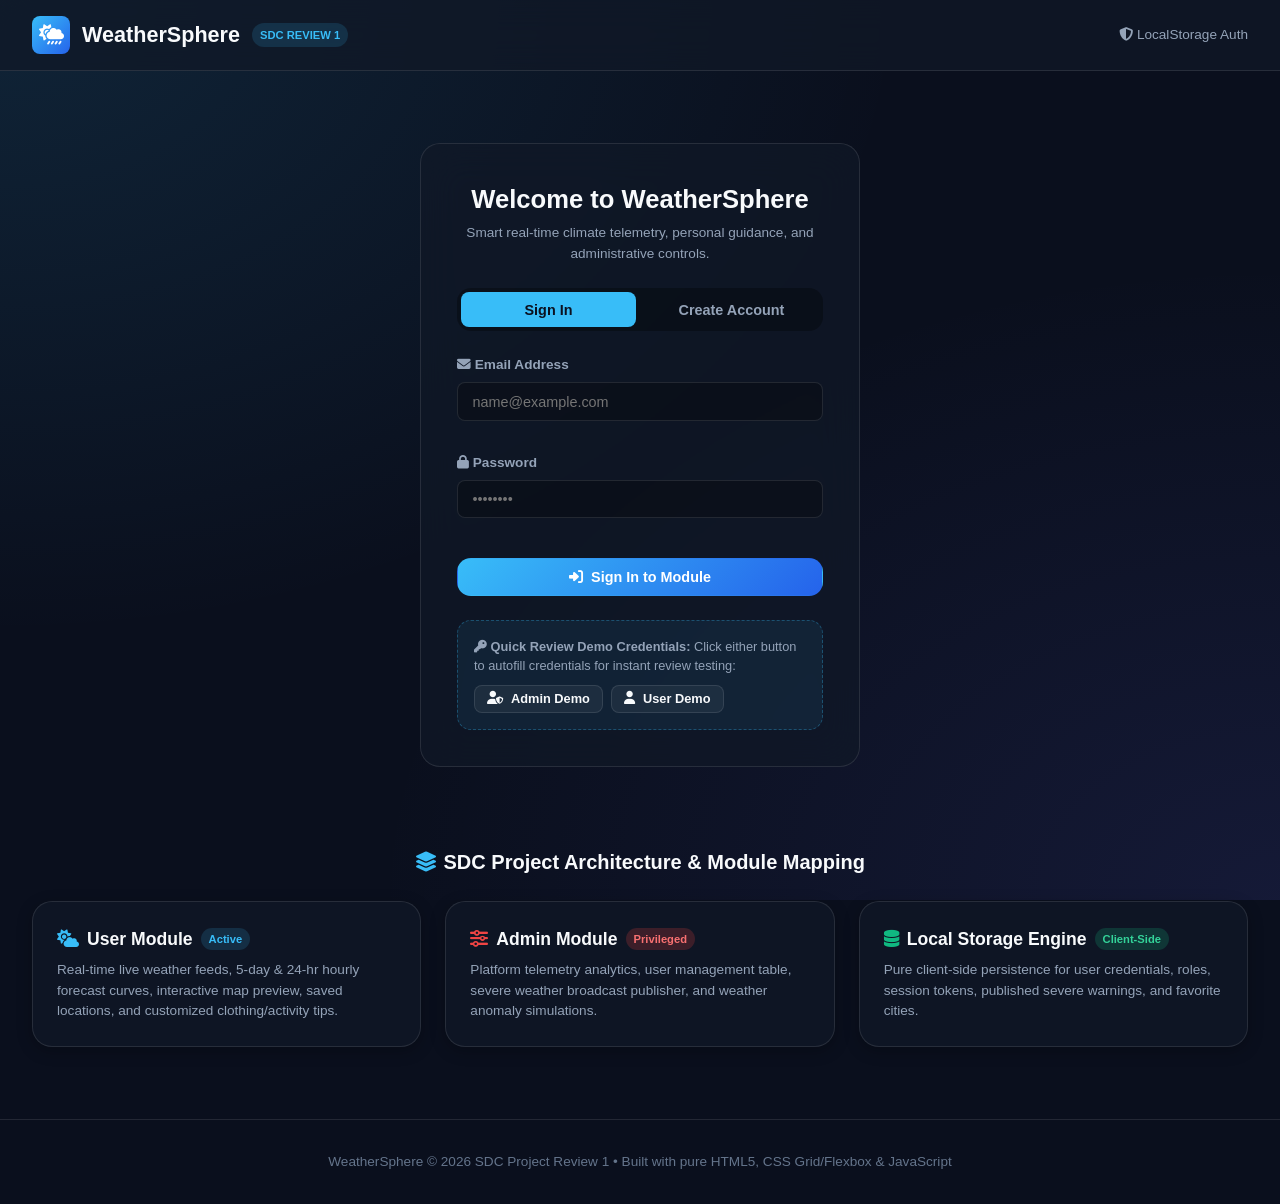
<file: projects HTML/index.html>
<!DOCTYPE html>
<html lang="en">
<head>
  <meta charset="UTF-8">
  <meta name="viewport" content="width=device-width, initial-scale=1.0">
  <title>WeatherSphere - Authentication & Portal</title>
  <link rel="stylesheet" href="weather.css">
  <link rel="stylesheet" href="https://cdnjs.cloudflare.com/ajax/libs/font-awesome/6.4.0/css/all.min.css">
</head>
<body>

  <!-- Top Flexbox Navbar -->
  <header class="navbar">
    <a href="index.html" class="nav-brand">
      <div class="brand-icon">
        <i class="fas fa-cloud-sun-rain"></i>
      </div>
      <span>WeatherSphere</span>
      <span class="brand-tag">SDC Review 1</span>
    </a>
    <div class="nav-actions">
      <span style="font-size: 0.85rem; color: var(--text-muted);"><i class="fas fa-shield-alt"></i> LocalStorage Auth</span>
    </div>
  </header>

  <!-- Main Container -->
  <main class="container">
    <div class="auth-wrapper">
      <div class="auth-card">
        <div style="text-align: center; margin-bottom: 1.5rem;">
          <h2 style="font-size: 1.6rem; font-weight: 700; margin-bottom: 0.3rem;">Welcome to WeatherSphere</h2>
          <p style="color: var(--text-muted); font-size: 0.85rem;">Smart real-time climate telemetry, personal guidance, and administrative controls.</p>
        </div>

        <!-- Auth Tabs (Flexbox) -->
        <div class="auth-tabs">
          <button id="loginTabBtn" class="auth-tab active" onclick="switchAuthTab('login')">Sign In</button>
          <button id="registerTabBtn" class="auth-tab" onclick="switchAuthTab('register')">Create Account</button>
        </div>

        <!-- Sign In Form -->
        <form id="loginForm" class="auth-form" onsubmit="handleLogin(event)">
          <div class="form-group">
            <label class="form-label" for="loginEmail"><i class="fas fa-envelope"></i> Email Address</label>
            <input type="email" id="loginEmail" class="form-control" placeholder="name@example.com" required>
          </div>
          <div class="form-group">
            <label class="form-label" for="loginPassword"><i class="fas fa-lock"></i> Password</label>
            <input type="password" id="loginPassword" class="form-control" placeholder="••••••••" required>
          </div>
          <button type="submit" class="btn btn-primary" style="margin-top: 0.5rem; width: 100%;">
            <i class="fas fa-sign-in-alt"></i> Sign In to Module
          </button>
        </form>

        <!-- Register Form (Hidden by default) -->
        <form id="registerForm" class="auth-form" style="display: none;" onsubmit="handleRegister(event)">
          <div class="form-group">
            <label class="form-label" for="regName"><i class="fas fa-user"></i> Full Name</label>
            <input type="text" id="regName" class="form-control" placeholder="Naga Santhosh" required>
          </div>
          <div class="form-group">
            <label class="form-label" for="regEmail"><i class="fas fa-envelope"></i> Email Address</label>
            <input type="email" id="regEmail" class="form-control" placeholder="user@domain.com" required>
          </div>
          <div class="form-group">
            <label class="form-label" for="regPassword"><i class="fas fa-lock"></i> Choose Password</label>
            <input type="password" id="regPassword" class="form-control" placeholder="At least 6 characters" minlength="4" required>
          </div>
          <div class="form-group">
            <label class="form-label" for="regRole"><i class="fas fa-user-tag"></i> Select Module Role</label>
            <select id="regRole" class="form-control" style="cursor: pointer;">
              <option value="user">User Module (Weather Explorer)</option>
              <option value="admin">Admin Module (System Controller)</option>
            </select>
          </div>
          <button type="submit" class="btn btn-primary" style="margin-top: 0.5rem; width: 100%;">
            <i class="fas fa-user-plus"></i> Register & Enter
          </button>
        </form>

        <!-- Demo Credentials Fill Box -->
        <div class="demo-credentials-box">
          <strong><i class="fas fa-key"></i> Quick Review Demo Credentials:</strong>
          <span>Click either button to autofill credentials for instant review testing:</span>
          <div class="demo-btn-group">
            <button type="button" class="btn btn-secondary btn-sm" onclick="quickFill('admin')">
              <i class="fas fa-user-shield"></i> Admin Demo
            </button>
            <button type="button" class="btn btn-secondary btn-sm" onclick="quickFill('user')">
              <i class="fas fa-user"></i> User Demo
            </button>
          </div>
        </div>

      </div>
    </div>

    <!-- Review 1 Architecture Showcase Section (Grid) -->
    <section style="margin-top: 2rem;">
      <h3 style="text-align: center; margin-bottom: 1.5rem; font-size: 1.25rem;">
        <i class="fas fa-layer-group" style="color: var(--accent-cyan);"></i> SDC Project Architecture & Module Mapping
      </h3>
      <div style="display: grid; grid-template-columns: repeat(auto-fit, minmax(280px, 1fr)); gap: 1.5rem;">
        
        <div class="card">
          <div class="card-title">
            <i class="fas fa-cloud-sun" style="color: var(--accent-cyan);"></i> User Module
            <span class="badge">Active</span>
          </div>
          <p style="font-size: 0.85rem; color: var(--text-muted); margin-top: 0.5rem;">
            Real-time live weather feeds, 5-day & 24-hr hourly forecast curves, interactive map preview, saved locations, and customized clothing/activity tips.
          </p>
        </div>

        <div class="card">
          <div class="card-title">
            <i class="fas fa-sliders-h" style="color: var(--color-danger);"></i> Admin Module
            <span class="badge" style="background: rgba(239, 68, 68, 0.2); color: #f87171;">Privileged</span>
          </div>
          <p style="font-size: 0.85rem; color: var(--text-muted); margin-top: 0.5rem;">
            Platform telemetry analytics, user management table, severe weather broadcast publisher, and weather anomaly simulations.
          </p>
        </div>

        <div class="card">
          <div class="card-title">
            <i class="fas fa-database" style="color: var(--color-success);"></i> Local Storage Engine
            <span class="badge" style="background: rgba(16, 185, 129, 0.2); color: #34d399;">Client-Side</span>
          </div>
          <p style="font-size: 0.85rem; color: var(--text-muted); margin-top: 0.5rem;">
            Pure client-side persistence for user credentials, roles, session tokens, published severe warnings, and favorite cities.
          </p>
        </div>

      </div>
    </section>
  </main>

  <footer class="app-footer">
    <p>WeatherSphere &copy; 2026 SDC Project Review 1 &bull; Built with pure HTML5, CSS Grid/Flexbox & JavaScript</p>
  </footer>

  <!-- Unified Application Script -->
  <script src="script.js"></script>
</body>
</html>
</file>
<file: projects HTML/weather.css>
/* ==========================================================================
   WeatherSphere - SDC Project Review 1
   Unified Modern CSS (Grid & Flexbox Architecture)
   ========================================================================== */

:root {
  --bg-primary: #0a0f1d;
  --bg-secondary: #111827;
  --bg-card: rgba(17, 24, 39, 0.75);
  --bg-glass: rgba(255, 255, 255, 0.05);
  --border-color: rgba(255, 255, 255, 0.1);
  --border-focus: #38bdf8;
  
  --text-main: #f8fafc;
  --text-muted: #94a3b8;
  --text-dim: #64748b;

  --accent-cyan: #38bdf8;
  --accent-blue: #2563eb;
  --accent-indigo: #6366f1;
  --color-success: #10b981;
  --color-warning: #f59e0b;
  --color-danger: #ef4444;

  --radius-sm: 8px;
  --radius-md: 14px;
  --radius-lg: 20px;
  --radius-full: 9999px;
  --shadow-sm: 0 4px 15px rgba(0, 0, 0, 0.25);
  --shadow-glow: 0 0 20px rgba(56, 189, 248, 0.25);
}

* {
  margin: 0;
  padding: 0;
  box-sizing: border-box;
}

body {
  font-family: -apple-system, BlinkMacSystemFont, 'Segoe UI', Roboto, Helvetica, Arial, sans-serif;
  background-color: var(--bg-primary);
  background-image: 
    radial-gradient(at 0% 0%, rgba(56, 189, 248, 0.12) 0px, transparent 50%),
    radial-gradient(at 100% 100%, rgba(99, 102, 241, 0.12) 0px, transparent 50%);
  background-attachment: fixed;
  color: var(--text-main);
  min-height: 100vh;
  line-height: 1.5;
}

/* --- FLEXBOX NAVBAR --- */
.navbar {
  display: flex;
  justify-content: space-between;
  align-items: center;
  padding: 1rem 2rem;
  background: var(--bg-card);
  backdrop-filter: blur(16px);
  border-bottom: 1px solid var(--border-color);
  position: sticky;
  top: 0;
  z-index: 1000;
}

.nav-brand {
  display: flex;
  align-items: center;
  gap: 0.75rem;
  text-decoration: none;
  color: var(--text-main);
  font-weight: 700;
  font-size: 1.35rem;
}

.brand-icon {
  width: 38px;
  height: 38px;
  background: linear-gradient(135deg, var(--accent-cyan), var(--accent-blue));
  border-radius: var(--radius-sm);
  display: flex;
  align-items: center;
  justify-content: center;
  color: white;
  font-size: 1.25rem;
}

.brand-tag {
  font-size: 0.7rem;
  background: rgba(56, 189, 248, 0.15);
  color: var(--accent-cyan);
  padding: 0.2rem 0.5rem;
  border-radius: var(--radius-full);
  text-transform: uppercase;
  font-weight: 700;
}

.nav-actions {
  display: flex;
  align-items: center;
  gap: 1rem;
}

.user-badge {
  display: flex;
  align-items: center;
  gap: 0.6rem;
  background: var(--bg-glass);
  padding: 0.4rem 0.9rem;
  border-radius: var(--radius-full);
  border: 1px solid var(--border-color);
  font-size: 0.9rem;
}

.user-avatar {
  width: 28px;
  height: 28px;
  border-radius: 50%;
  background: linear-gradient(135deg, #ec4899, #8b5cf6);
  display: flex;
  align-items: center;
  justify-content: center;
  font-size: 0.8rem;
  font-weight: bold;
}

.role-pill {
  font-size: 0.7rem;
  padding: 0.15rem 0.5rem;
  border-radius: var(--radius-full);
  font-weight: 700;
  text-transform: uppercase;
}

.role-pill.admin { background: rgba(239, 68, 68, 0.2); color: #f87171; border: 1px solid rgba(239, 68, 68, 0.3); }
.role-pill.user { background: rgba(16, 185, 129, 0.2); color: #34d399; border: 1px solid rgba(16, 185, 129, 0.3); }

/* --- BUTTONS & CONTROLS --- */
.btn {
  display: inline-flex;
  align-items: center;
  justify-content: center;
  gap: 0.5rem;
  padding: 0.6rem 1.25rem;
  font-size: 0.9rem;
  font-weight: 600;
  border-radius: var(--radius-md);
  border: 1px solid transparent;
  cursor: pointer;
  transition: all 0.2s ease;
  text-decoration: none;
}

.btn-primary { background: linear-gradient(135deg, var(--accent-cyan), var(--accent-blue)); color: #fff; }
.btn-primary:hover { transform: translateY(-1px); box-shadow: var(--shadow-glow); }
.btn-secondary { background: var(--bg-glass); color: var(--text-main); border: 1px solid var(--border-color); }
.btn-secondary:hover { background: rgba(255, 255, 255, 0.1); }
.btn-danger { background: rgba(239, 68, 68, 0.15); color: #f87171; border: 1px solid rgba(239, 68, 68, 0.3); }
.btn-sm { padding: 0.35rem 0.75rem; font-size: 0.8rem; border-radius: var(--radius-sm); }

.unit-toggle { display: flex; background: rgba(0, 0, 0, 0.3); padding: 3px; border-radius: var(--radius-full); border: 1px solid var(--border-color); }
.unit-btn { background: transparent; border: none; color: var(--text-muted); padding: 0.3rem 0.7rem; font-size: 0.85rem; font-weight: 600; border-radius: var(--radius-full); cursor: pointer; }
.unit-btn.active { background: var(--accent-cyan); color: #0b1120; }

/* --- CONTAINERS & ALERTS --- */
.container { max-width: 1400px; margin: 0 auto; padding: 1.5rem 2rem; }

.alert-banner {
  display: flex;
  align-items: center;
  justify-content: space-between;
  padding: 0.9rem 1.25rem;
  margin-bottom: 1.5rem;
  border-radius: var(--radius-md);
  background: linear-gradient(90deg, rgba(239, 68, 68, 0.25), rgba(220, 38, 38, 0.08));
  border: 1px solid rgba(239, 68, 68, 0.4);
  box-shadow: 0 4px 15px rgba(239, 68, 68, 0.2);
}

.alert-content { display: flex; align-items: center; gap: 1rem; }
.alert-icon { font-size: 1.5rem; color: #f87171; }
.alert-text strong { display: block; font-size: 0.95rem; color: #fca5a5; }
.alert-text span { font-size: 0.85rem; color: var(--text-muted); }

/* --- SEARCH & QUICK CITIES (FLEXBOX) --- */
.search-section { display: flex; flex-direction: column; gap: 0.85rem; margin-bottom: 1.5rem; }
.search-bar-wrapper {
  display: flex;
  gap: 0.75rem;
  align-items: center;
  background: var(--bg-card);
  backdrop-filter: blur(12px);
  padding: 0.5rem 0.75rem 0.5rem 1.25rem;
  border-radius: var(--radius-lg);
  border: 1px solid var(--border-color);
}
.search-bar-wrapper:focus-within { border-color: var(--border-focus); box-shadow: var(--shadow-glow); }
.search-input { flex: 1; background: transparent; border: none; color: var(--text-main); font-size: 1.05rem; outline: none; }
.search-input::placeholder { color: var(--text-dim); }

.quick-cities { display: flex; align-items: center; gap: 0.5rem; overflow-x: auto; padding-bottom: 4px; }
.quick-label { font-size: 0.8rem; color: var(--text-dim); white-space: nowrap; font-weight: 600; }
.city-pill { background: var(--bg-glass); border: 1px solid var(--border-color); color: var(--text-muted); padding: 0.3rem 0.8rem; border-radius: var(--radius-full); font-size: 0.8rem; cursor: pointer; white-space: nowrap; }
.city-pill:hover, .city-pill.active { background: rgba(56, 189, 248, 0.15); border-color: var(--accent-cyan); color: var(--accent-cyan); }

/* --- CSS GRIDS --- */
.dashboard-grid { display: grid; grid-template-columns: 2fr 1fr; gap: 1.5rem; margin-bottom: 1.5rem; }
@media (max-width: 1024px) { .dashboard-grid { grid-template-columns: 1fr; } }

.main-column, .side-column { display: flex; flex-direction: column; gap: 1.5rem; }

.card {
  background: var(--bg-card);
  backdrop-filter: blur(12px);
  border: 1px solid var(--border-color);
  border-radius: var(--radius-lg);
  padding: 1.5rem;
  box-shadow: var(--shadow-sm);
}

.card-header { display: flex; justify-content: space-between; align-items: center; margin-bottom: 1.25rem; }
.card-title { font-size: 1.1rem; font-weight: 600; display: flex; align-items: center; gap: 0.5rem; color: var(--text-main); }
.badge { font-size: 0.7rem; background: rgba(56, 189, 248, 0.15); color: var(--accent-cyan); padding: 0.15rem 0.5rem; border-radius: var(--radius-full); }

/* Weather Hero */
.weather-hero { background: linear-gradient(135deg, rgba(30, 41, 59, 0.9), rgba(15, 23, 42, 0.95)); border: 1px solid rgba(56, 189, 248, 0.25); }
.hero-header { display: flex; justify-content: space-between; align-items: flex-start; margin-bottom: 1.5rem; }
.city-title-group h2 { font-size: 2rem; font-weight: 700; }
.city-title-group p { color: var(--text-muted); font-size: 0.9rem; }
.hero-body { display: flex; justify-content: space-between; align-items: center; flex-wrap: wrap; gap: 1.5rem; padding-bottom: 1rem; border-bottom: 1px solid var(--border-color); }
.temp-display { display: flex; align-items: baseline; gap: 0.5rem; }
.current-temp { font-size: 4.5rem; font-weight: 800; line-height: 1; }
.temp-unit { font-size: 2rem; color: var(--accent-cyan); }
.condition-display { display: flex; flex-direction: column; align-items: flex-end; text-align: right; }
.condition-icon-large { font-size: 3.5rem; margin-bottom: 0.25rem; }
.condition-text { font-size: 1.3rem; font-weight: 600; }
.feels-like { font-size: 0.9rem; color: var(--text-muted); }
.hero-footer { display: flex; justify-content: space-between; padding-top: 1rem; font-size: 0.85rem; color: var(--text-muted); }
.fav-btn { background: transparent; border: none; cursor: pointer; font-size: 1.25rem; color: var(--text-dim); }
.fav-btn.active { color: #f59e0b; }

/* Metrics Grid */
.metrics-grid { display: grid; grid-template-columns: repeat(auto-fit, minmax(180px, 1fr)); gap: 1rem; }
.metric-item { background: var(--bg-glass); border: 1px solid var(--border-color); border-radius: var(--radius-md); padding: 1.1rem; display: flex; flex-direction: column; gap: 0.5rem; }
.metric-header { display: flex; justify-content: space-between; color: var(--text-dim); font-size: 0.85rem; font-weight: 600; }
.metric-header i { color: var(--accent-cyan); font-size: 1.1rem; }
.metric-value { font-size: 1.4rem; font-weight: 700; color: var(--text-main); }
.metric-sub { font-size: 0.75rem; color: var(--text-muted); }

/* Hourly Strip */
.hourly-strip { display: flex; gap: 1rem; overflow-x: auto; padding-bottom: 0.75rem; }
.hourly-item { flex: 0 0 85px; background: var(--bg-glass); border: 1px solid var(--border-color); border-radius: var(--radius-md); padding: 0.9rem 0.5rem; text-align: center; display: flex; flex-direction: column; align-items: center; gap: 0.5rem; }
.hourly-item.current { background: rgba(56, 189, 248, 0.12); border-color: var(--accent-cyan); }
.hourly-time { font-size: 0.8rem; color: var(--text-muted); }
.hourly-icon { font-size: 1.5rem; }
.hourly-temp { font-size: 1.05rem; font-weight: 700; }

/* Recommendations Grid */
.recommendations-grid { display: grid; grid-template-columns: repeat(auto-fit, minmax(220px, 1fr)); gap: 1rem; }
.recom-card { background: var(--bg-glass); border: 1px solid var(--border-color); border-radius: var(--radius-md); padding: 1.2rem; display: flex; gap: 1rem; align-items: flex-start; }
.recom-icon { width: 44px; height: 44px; border-radius: var(--radius-md); display: flex; align-items: center; justify-content: center; font-size: 1.35rem; flex-shrink: 0; }
.recom-icon.clothing { background: rgba(56, 189, 248, 0.2); color: #38bdf8; }
.recom-icon.activity { background: rgba(16, 185, 129, 0.2); color: #34d399; }
.recom-icon.umbrella { background: rgba(245, 158, 11, 0.2); color: #fbbf24; }
.recom-icon.health   { background: rgba(236, 72, 153, 0.2); color: #f472b6; }
.recom-details h4 { font-size: 0.95rem; font-weight: 700; margin-bottom: 0.25rem; }
.recom-details p { font-size: 0.82rem; color: var(--text-muted); line-height: 1.4; }

/* 5-Day Forecast */
.forecast-list { display: flex; flex-direction: column; gap: 0.75rem; }
.forecast-item { display: flex; align-items: center; justify-content: space-between; padding: 0.75rem 1rem; background: var(--bg-glass); border: 1px solid var(--border-color); border-radius: var(--radius-md); }
.forecast-day { width: 90px; font-weight: 600; font-size: 0.9rem; }
.forecast-condition { display: flex; align-items: center; gap: 0.6rem; font-size: 0.85rem; color: var(--text-muted); flex: 1; }
.forecast-temps { display: flex; align-items: center; gap: 0.75rem; font-size: 0.9rem; }
.forecast-temps .max { font-weight: 700; }
.forecast-temps .min { color: var(--text-dim); }

/* Map & Favorites */
#mapContainer { height: 280px; width: 100%; border-radius: var(--radius-md); overflow: hidden; border: 1px solid var(--border-color); }
.favorites-list { display: flex; flex-direction: column; gap: 0.6rem; }
.fav-city-card { display: flex; align-items: center; justify-content: space-between; padding: 0.65rem 0.9rem; background: var(--bg-glass); border: 1px solid var(--border-color); border-radius: var(--radius-md); cursor: pointer; }
.fav-city-name { font-weight: 600; font-size: 0.9rem; }
.fav-city-remove { background: transparent; border: none; color: var(--text-dim); cursor: pointer; }
.fav-city-remove:hover { color: var(--color-danger); }

/* --- ADMIN MODULE STYLES --- */
.admin-stats-grid { display: grid; grid-template-columns: repeat(auto-fit, minmax(220px, 1fr)); gap: 1.25rem; margin-bottom: 2rem; }
.admin-stat-card { background: var(--bg-card); border: 1px solid var(--border-color); border-radius: var(--radius-lg); padding: 1.5rem; display: flex; align-items: center; gap: 1.25rem; }
.stat-icon-box { width: 52px; height: 52px; border-radius: var(--radius-md); display: flex; align-items: center; justify-content: center; font-size: 1.6rem; }
.stat-icon-blue   { background: rgba(56, 189, 248, 0.15); color: #38bdf8; }
.stat-icon-red    { background: rgba(239, 68, 68, 0.15); color: #f87171; }
.stat-icon-purple { background: rgba(139, 92, 246, 0.15); color: #a78bfa; }
.stat-icon-green  { background: rgba(16, 185, 129, 0.15); color: #34d399; }
.stat-info h3 { font-size: 1.8rem; font-weight: 800; line-height: 1.1; }
.stat-info p { font-size: 0.85rem; color: var(--text-muted); }
.admin-grid { display: grid; grid-template-columns: 1fr 1fr; gap: 1.5rem; }
@media (max-width: 900px) { .admin-grid { grid-template-columns: 1fr; } }

.table-responsive { overflow-x: auto; }
.custom-table { width: 100%; border-collapse: collapse; font-size: 0.85rem; text-align: left; }
.custom-table th { padding: 0.75rem 1rem; background: rgba(255, 255, 255, 0.04); color: var(--text-muted); border-bottom: 1px solid var(--border-color); }
.custom-table td { padding: 0.75rem 1rem; border-bottom: 1px solid rgba(255, 255, 255, 0.05); }

.form-group { margin-bottom: 1rem; display: flex; flex-direction: column; gap: 0.4rem; }
.form-label { font-size: 0.85rem; font-weight: 600; color: var(--text-muted); }
.form-control { background: rgba(0, 0, 0, 0.25); border: 1px solid var(--border-color); border-radius: var(--radius-sm); padding: 0.65rem 0.9rem; color: var(--text-main); font-size: 0.9rem; outline: none; }
.form-control:focus { border-color: var(--accent-cyan); }

/* --- AUTH PAGE MODAL --- */
.auth-wrapper { min-height: 80vh; display: flex; align-items: center; justify-content: center; padding: 2rem; }
.auth-card { width: 100%; max-width: 440px; background: var(--bg-card); backdrop-filter: blur(20px); border: 1px solid var(--border-color); border-radius: var(--radius-lg); padding: 2.25rem; }
.auth-tabs { display: flex; gap: 0.5rem; background: rgba(0, 0, 0, 0.3); padding: 4px; border-radius: var(--radius-md); margin-bottom: 1.5rem; }
.auth-tab { flex: 1; text-align: center; padding: 0.6rem; font-weight: 600; font-size: 0.9rem; color: var(--text-muted); border-radius: var(--radius-sm); cursor: pointer; border: none; background: transparent; }
.auth-tab.active { background: var(--accent-cyan); color: #0b1120; }
.auth-form { display: flex; flex-direction: column; gap: 1rem; }
.demo-credentials-box { margin-top: 1.5rem; padding: 1rem; background: rgba(56, 189, 248, 0.08); border: 1px dashed rgba(56, 189, 248, 0.3); border-radius: var(--radius-md); font-size: 0.8rem; color: var(--text-muted); }
.demo-btn-group { display: flex; gap: 0.5rem; margin-top: 0.6rem; }

/* Toast */
.toast { position: fixed; bottom: 2rem; right: 2rem; background: var(--bg-secondary); border: 1px solid var(--border-color); border-radius: var(--radius-md); padding: 0.9rem 1.4rem; box-shadow: var(--shadow-sm); z-index: 9999; transform: translateY(100px); opacity: 0; transition: all 0.3s ease; }
.toast.show { transform: translateY(0); opacity: 1; }
.toast.success { border-left: 4px solid var(--color-success); }
.toast.error   { border-left: 4px solid var(--color-danger); }
.toast.info    { border-left: 4px solid var(--accent-cyan); }
.app-footer { text-align: center; padding: 2rem; color: var(--text-dim); font-size: 0.85rem; border-top: 1px solid var(--border-color); margin-top: 3rem; }
</file>
